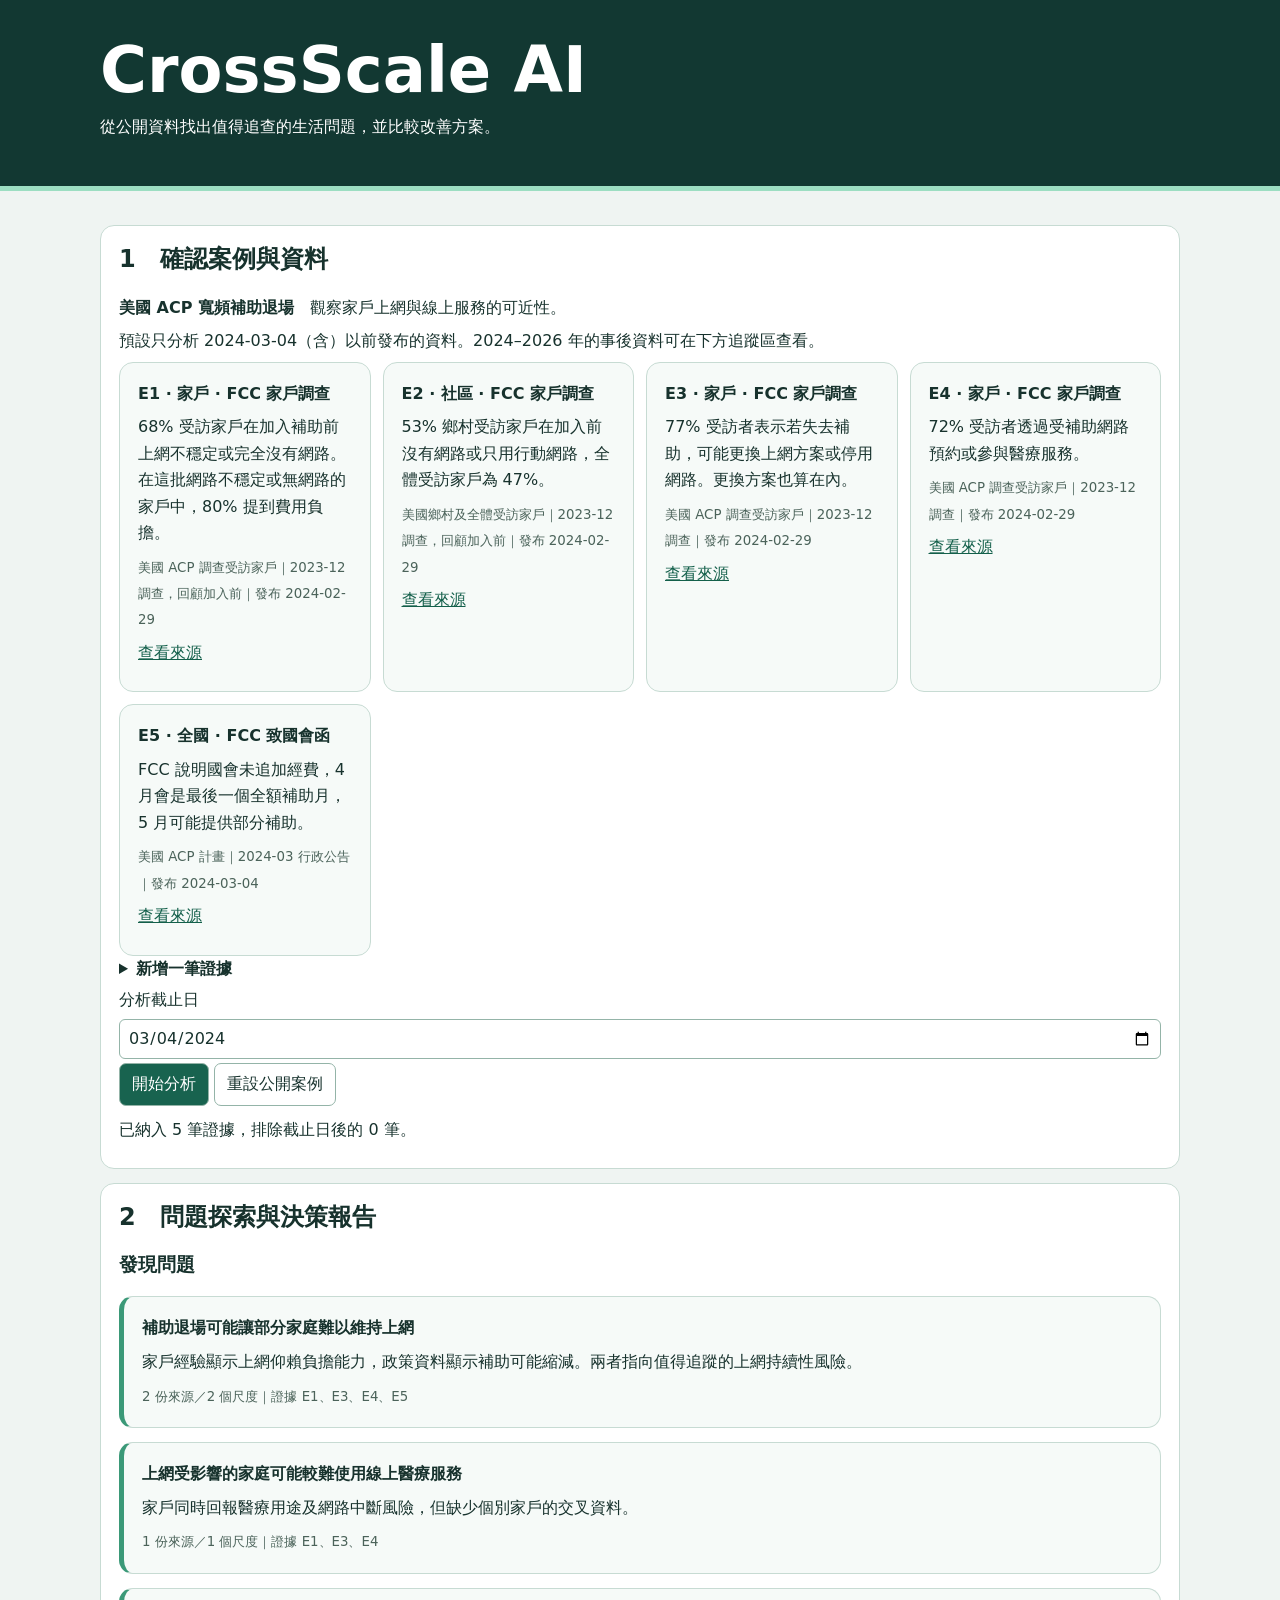
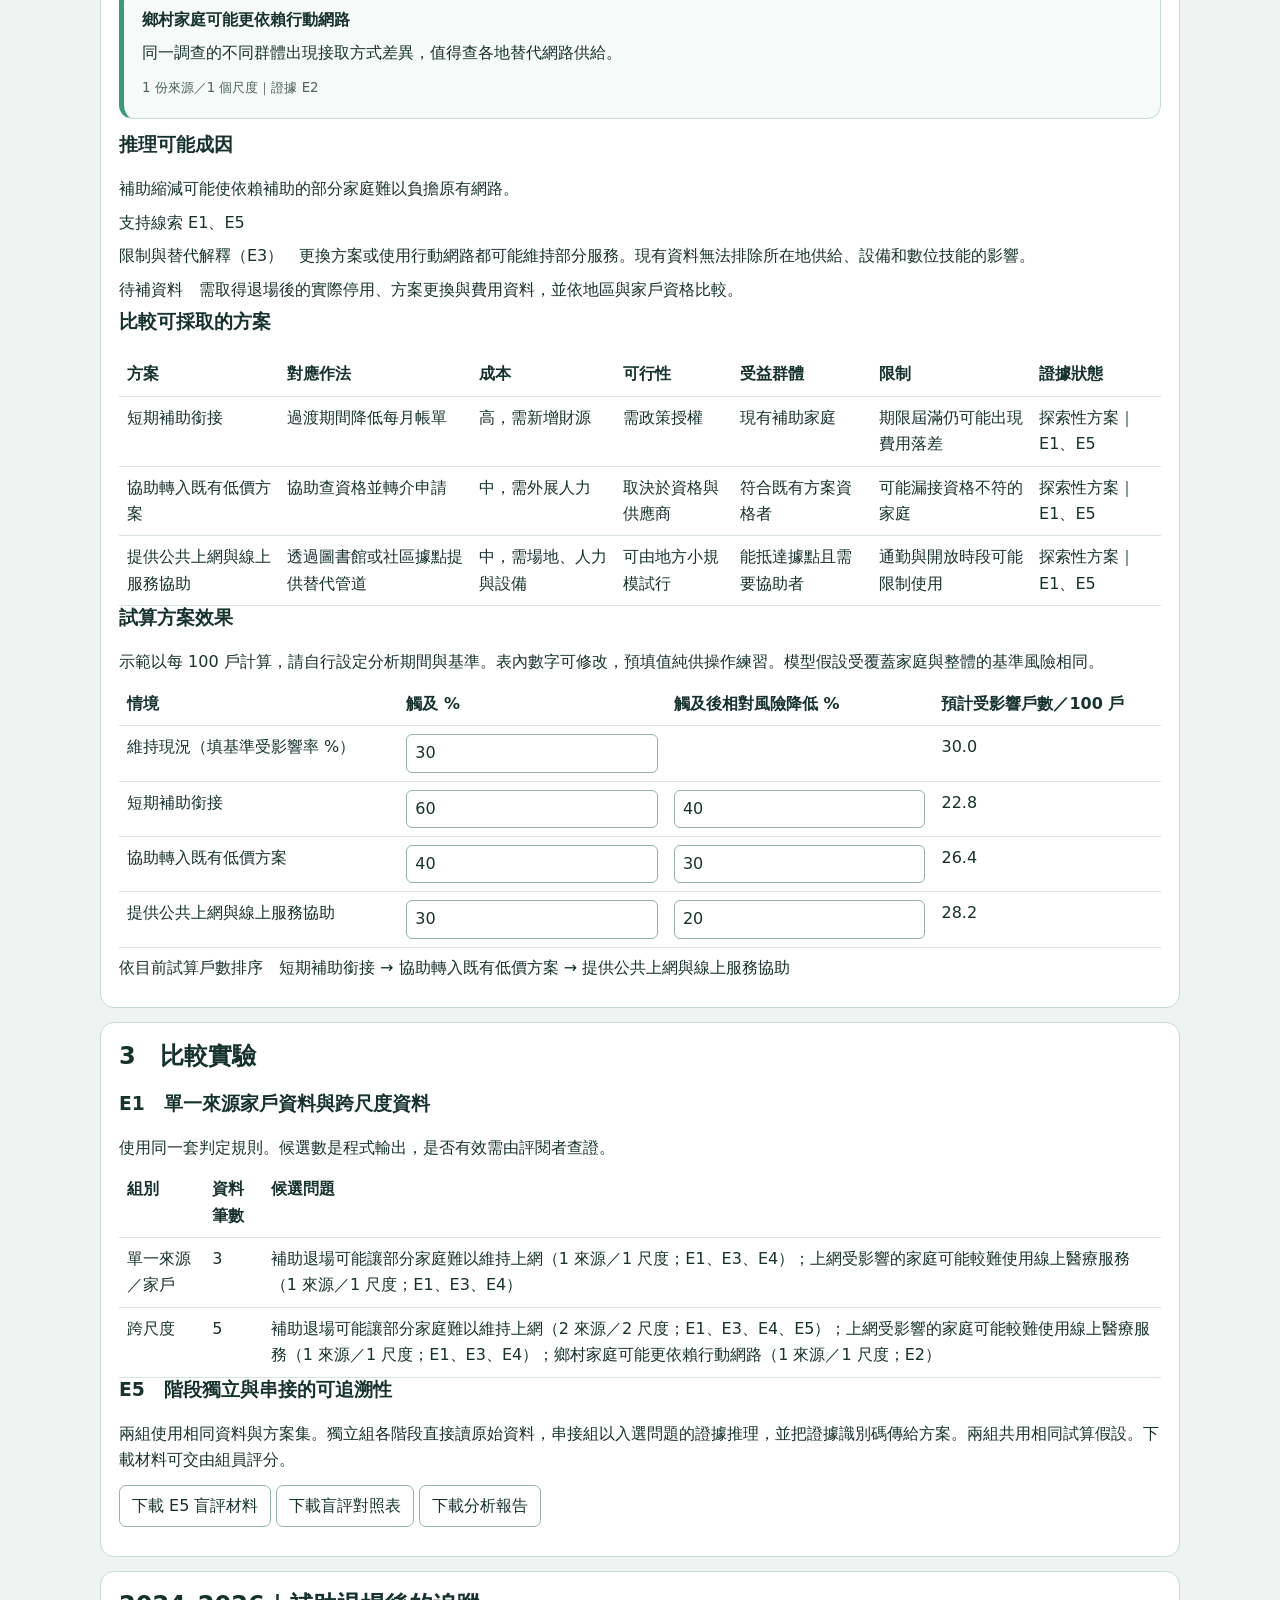
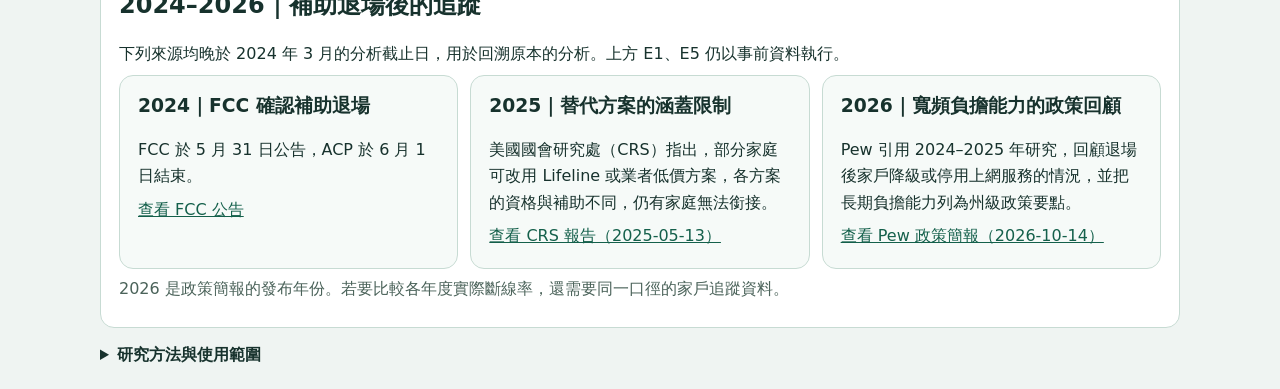
<file: index.html>
<!doctype html>
<html lang="zh-Hant"><meta charset="utf-8"><meta name="viewport" content="width=device-width,initial-scale=1"><title>CrossScale AI｜競賽研究原型</title>
<style>
*{box-sizing:border-box}body{margin:0;background:#eff4f2;color:#17322d;font:16px/1.65 system-ui,sans-serif}header{background:#123832;color:#fff;padding:38px max(20px,calc((100vw - 1080px)/2));border-bottom:5px solid #9cdec2}h1{font-size:clamp(2.4rem,7vw,4rem);line-height:1;margin:0 0 12px}h2,h3{line-height:1.3;margin-top:0}main{max-width:1120px;margin:auto;padding:20px}section,article{border:1px solid #c7dbd3;border-radius:14px;padding:18px;margin:14px 0;background:white}article{background:#f6faf8}p{margin:.45em 0}.grid{display:grid;grid-template-columns:repeat(auto-fit,minmax(min(100%,230px),1fr));gap:12px}.grid article{margin:0}button,input,textarea,select{font:inherit;color:inherit}button{cursor:pointer;padding:7px 12px;border-radius:7px;border:1px solid #94b4a8;background:white;margin:4px 5px 4px 0}.primary{background:#18634f;color:white}label{display:block;margin:5px 0}input:not([type=checkbox]),select,textarea{width:100%;padding:5px 8px;border:1px solid #94b4a8;border-radius:6px}summary{cursor:pointer;font-weight:bold}a{color:#14604b}small,.muted{color:#4b635a}.result{border-left:5px solid #3b9978}.scroll{overflow:auto}table{border-collapse:collapse;width:100%}th,td{text-align:left;padding:8px;vertical-align:top;border-bottom:1px solid #d8e5df}td input{min-width:74px}.error{color:#a12222}ul{padding-left:22px}
</style>
<header><h1>CrossScale AI</h1><p>從公開資料找出值得追查的生活問題，並比較改善方案。</p></header>
<main>
<section><h2>1　確認案例與資料</h2><p><strong>美國 ACP 寬頻補助退場</strong>　觀察家戶上網與線上服務的可近性。</p><p>預設只分析 2024-03-04（含）以前發布的資料。2024–2026 年的事後資料可在下方追蹤區查看。</p>
<div id="sources" class="grid"></div>
<details><summary>新增一筆證據</summary><form id="add"><div class="grid">
<label>來源名稱<input name="source" required></label><label>原文連結<input name="url" type="url" required></label><label>發布日期<input name="date" type="date" required></label>
<label>尺度<select name="scale"><option>家戶</option><option>社區</option><option>全國</option></select></label><label>地區或群體<input name="scope" required></label><label>資料期間<input name="period" required></label></div>
<label>觀察到什麼<textarea name="note" required></textarea></label><button>加入證據</button></form></details>
<label for="cutoff">分析截止日</label><input type="date" id="cutoff" value="2024-03-04" max="2024-05-30">
<button class="primary" id="run">開始分析</button><button id="reset">重設公開案例</button><p id="status" role="status"></p></section>
<section id="report" aria-live="polite"></section>
<section><h2>3　比較實驗</h2>
<div id="experiments"></div><button id="blind">下載 E5 盲評材料</button><button id="key" disabled>下載盲評對照表</button><button id="export">下載分析報告</button><p id="exports" role="status"></p></section>
<section aria-labelledby="followup">
<h2 id="followup">2024–2026｜補助退場後的追蹤</h2>
<p>下列來源均晚於 2024 年 3 月的分析截止日，用於回溯原本的分析。上方 E1、E5 仍以事前資料執行。</p>
<div class="grid">
<article><h3>2024｜FCC 確認補助退場</h3><p>FCC 於 5 月 31 日公告，ACP 於 6 月 1 日結束。</p><a href="https://docs.fcc.gov/public/attachments/DOC-402930A1.pdf" target="_blank" rel="noopener noreferrer">查看 FCC 公告</a></article>
<article><h3>2025｜替代方案的涵蓋限制</h3><p>美國國會研究處（CRS）指出，部分家庭可改用 Lifeline 或業者低價方案，各方案的資格與補助不同，仍有家庭無法銜接。</p><a href="https://www.everycrsreport.com/files/2025-05-13_IF12637_1a70327493a1ae6c6f55196d82e289ba46d4b644.html" target="_blank" rel="noopener noreferrer">查看 CRS 報告（2025-05-13）</a></article>
<article><h3>2026｜寬頻負擔能力的政策回顧</h3><p>Pew 引用 2024–2025 年研究，回顧退場後家戶降級或停用上網服務的情況，並把長期負擔能力列為州級政策要點。</p><a href="https://www.pew.org/en/research-and-analysis/issue-briefs/2026/10/states-need-broadband-cornerstones-to-strengthen-gains-and-drive-progress" target="_blank" rel="noopener noreferrer">查看 Pew 政策簡報（2026-10-14）</a></article>
</div>
<p class="muted">2026 是政策簡報的發布年份。若要比較各年度實際斷線率，還需要同一口徑的家戶追蹤資料。</p>
</section>
<details><summary>研究方法與使用範圍</summary><p>這版用可檢查的文字規則比對議題，依獨立來源、尺度及證據筆數排序，原因與方案使用透明的領域規則。支援 ACP 案例的相關觀察。資料卡是人工整理的公開摘要，每張含來源、尺度、日期及群體。</p><p>同一調查的不同群體摘要可以補充尺度資訊，但在獨立來源計數時仍只算一份。跨尺度分析與單一來源比較同時改變可用資訊，無法單獨歸因於尺度。一案且規則依案例設計，應視為流程測試。</p></details>
</main>
<script>
"use strict";
const survey="FCC 家戶調查";
const letter="FCC 致國會函";
const initial=[
 {id:"E1",source:survey,url:"https://docs.fcc.gov/public/attachments/DOC-400836A1.pdf",date:"2024-02-29",scale:"家戶",scope:"美國 ACP 調查受訪家戶",period:"2023-12 調查，回顧加入前",note:"68% 受訪家戶在加入補助前上網不穩定或完全沒有網路。在這批網路不穩定或無網路的家戶中，80% 提到費用負擔。"},
 {id:"E2",source:survey,url:"https://docs.fcc.gov/public/attachments/DOC-400836A1.pdf",date:"2024-02-29",scale:"社區",scope:"美國鄉村及全體受訪家戶",period:"2023-12 調查，回顧加入前",note:"53% 鄉村受訪家戶在加入前沒有網路或只用行動網路，全體受訪家戶為 47%。"},
 {id:"E3",source:survey,url:"https://docs.fcc.gov/public/attachments/DOC-400836A1.pdf",date:"2024-02-29",scale:"家戶",scope:"美國 ACP 調查受訪家戶",period:"2023-12 調查",note:"77% 受訪者表示若失去補助，可能更換上網方案或停用網路。更換方案也算在內。"},
 {id:"E4",source:survey,url:"https://docs.fcc.gov/public/attachments/DOC-400836A1.pdf",date:"2024-02-29",scale:"家戶",scope:"美國 ACP 調查受訪家戶",period:"2023-12 調查",note:"72% 受訪者透過受補助網路預約或參與醫療服務。"},
 {id:"E5",source:letter,url:"https://docs.fcc.gov/public/attachments/DOC-400888A1.pdf",date:"2024-03-04",scale:"全國",scope:"美國 ACP 計畫",period:"2024-03 行政公告",note:"FCC 說明國會未追加經費，4 月會是最後一個全額補助月，5 月可能提供部分補助。"}
];
const rules=[
 {title:"補助退場可能讓部分家庭難以維持上網",all:[/上網|網路/,/補助|費用|負擔/],extra:/經費.*補助|補助.*經費/,why:"家戶經驗顯示上網仰賴負擔能力，政策資料顯示補助可能縮減。兩者指向值得追蹤的上網持續性風險。"},
 {title:"鄉村家庭可能更依賴行動網路",all:[/鄉村/,/行動網路|沒有網路/],why:"同一調查的不同群體出現接取方式差異，值得查各地替代網路供給。"},
 {title:"上網受影響的家庭可能較難使用線上醫療服務",all:[/醫療/,/網路|上網/],extra:/停用網路|上網不穩定/,why:"家戶同時回報醫療用途及網路中斷風險，但缺少個別家戶的交叉資料。"}
];
const options=[
 ["短期補助銜接","過渡期間降低每月帳單","高，需新增財源","需政策授權","現有補助家庭","期限屆滿仍可能出現費用落差"],
 ["協助轉入既有低價方案","協助查資格並轉介申請","中，需外展人力","取決於資格與供應商","符合既有方案資格者","可能漏接資格不符的家庭"],
 ["提供公共上網與線上服務協助","透過圖書館或社區據點提供替代管道","中，需場地、人力與設備","可由地方小規模試行","能抵達據點且需要協助者","通勤與開放時段可能限制使用"]
];
const $=id=>document.getElementById(id);
let rows=structuredClone(initial),latest=null,blindKey=null;
function el(parent,tag,value){
 const node=document.createElement(tag);
 if(value!==undefined)node.textContent=value;
 parent.append(node);
 return node;
}
function drawSources(){
 const root=$("sources");root.replaceChildren();
 for(const item of rows){
  const card=el(root,"article");
  el(card,"strong",item.id+" · "+item.scale+" · "+item.source);
  el(card,"p",item.note);
  el(card,"small",item.scope+"｜"+item.period+"｜發布 "+item.date);
  const links=el(card,"p"),a=el(links,"a","查看來源");
  a.href=item.url;a.target="_blank";a.rel="noopener";
  if(!initial.some(e=>e.id===item.id)){
   const remove=el(card,"button","移除");remove.onclick=()=>{rows=rows.filter(e=>e.id!==item.id);drawSources();run();};
  }
 }
}
function discover(records){
 return rules.map(rule=>{
  const direct=records.filter(e=>rule.all.every(pattern=>pattern.test(e.note)));
  const evidence=direct.length?records.filter(e=>direct.includes(e)||rule.extra?.test(e.note)):[];
  const scales=new Set(evidence.map(e=>e.scale)).size;
  const sources=new Set(evidence.map(e=>e.url)).size;
  return {...rule,evidence,scales,sources,score:2*sources+scales+Math.log1p(evidence.length)};
 }).filter(c=>c.evidence.length).sort((a,b)=>b.score-a.score);
}
function build(records,linked){
 const candidates=discover(records);
 const concerns=candidates.find(c=>c.title===rules[0].title);
 const visible=linked?(concerns?.evidence??[]):records;
 const ids=pattern=>visible.filter(e=>pattern.test(e.note)).map(e=>e.id);
 const support=ids(/費用負擔|最後一個全額補助月/);
 const counter=ids(/更換方案|只用行動網路/);
 const ready=!!(concerns&&concerns.sources>=2&&concerns.scales>=2&&support.length>=2);
 const hypothesis={claim:"補助縮減可能使依賴補助的部分家庭難以負擔原有網路。",support,counter,
 limit:"更換方案或使用行動網路都可能維持部分服務。現有資料無法排除所在地供給、設備和數位技能的影響。",
 missing:"需取得退場後的實際停用、方案更換與費用資料，並依地區與家戶資格比較。"};
 return {candidates,hypothesis,ready,plans:options.map(row=>({row,evidence:linked&&ready?support:[],status:linked&&!ready?"證據不足 · 探索性方案":"探索性方案"}))};
}
function candidateLines(model){
 return model.candidates.map(c=>c.title+"（"+c.sources+" 來源／"+c.scales+" 尺度；"+c.evidence.map(e=>e.id).join("、")+"）");
}
function table(root,headers){
 const t=el(el(root,"div"),"table");t.parentNode.className="scroll";
 const head=el(el(t,"thead"),"tr");
 headers.forEach(title=>el(head,"th",title).scope="col");
 return el(t,"tbody");
}
function addRow(body,values){
 const row=el(body,"tr");return values.map(v=>el(row,"td",v));
}
function renderReport(model){
 const root=$("report");root.replaceChildren();
 el(root,"h2","2　問題探索與決策報告");
 el(root,"h3","發現問題");
 if(!model.candidates.length)el(root,"p","證據不足，目前沒有符合規則的候選。");
 for(const c of model.candidates){
  const box=el(root,"article");box.className="result";
  el(box,"strong",c.title);el(box,"p",c.why);
  el(box,"small",c.sources+" 份來源／"+c.scales+" 個尺度｜證據 "+c.evidence.map(e=>e.id).join("、"));
 }
 const h=model.hypothesis;
 el(root,"h3","推理可能成因");
 el(root,"p",model.ready?h.claim:"證據不足，需要人工確認。以下方案可供探索。");
 el(root,"p","支持線索 "+(h.support.join("、")||"尚缺"));
 el(root,"p","限制與替代解釋（"+(h.counter.join("、")||"尚缺")+"）　"+h.limit);
 el(root,"p","待補資料　"+h.missing);
 el(root,"h3","比較可採取的方案");
 const plans=table(root,["方案","對應作法","成本","可行性","受益群體","限制","證據狀態"]);
 model.plans.forEach(plan=>addRow(plans,[...plan.row,plan.status+(plan.evidence.length?"｜"+plan.evidence.join("、"):"")]));
 el(root,"h3","試算方案效果");
 el(root,"p","示範以每 100 戶計算，請自行設定分析期間與基準。表內數字可修改，預填值純供操作練習。模型假設受覆蓋家庭與整體的基準風險相同。");
 const body=table(root,["情境","觸及 %","觸及後相對風險降低 %","預計受影響戶數／100 戶"]);
 const [,baselineCell,,baseOutput]=addRow(body,["維持現況（填基準受影響率 %）","","",""]);
 function input(cell,value,label){
  const n=el(cell,"input");n.type="number";n.min="0";n.max="100";n.step="any";n.value=value;n.required=true;n.setAttribute("aria-label",label);return n;
 }
 const baseline=input(baselineCell,30,"基準受影響率");
 const cases=options.map(([name],i)=>{
  const [,a,b,out]=addRow(body,[name,"","",""]);
  return {name,coverage:input(a,[60,40,30][i],name+"觸及率"),efficacy:input(b,[40,30,20][i],name+"相對風險降低"),out};
 });
 const display=el(root,"p");
 function update(){
  baseOutput.textContent=baseline.validity.valid?Number(baseline.value).toFixed(1):"請輸入 0–100";
  const results=cases.map(({name,coverage,efficacy,out})=>{
   const valid=[baseline,coverage,efficacy].every(n=>n.validity.valid);
   const expected=valid?estimate(Number(baseline.value),Number(coverage.value),Number(efficacy.value)):null;
   out.textContent=valid?expected.toFixed(1):"請輸入 0–100";
   return {name,coverage:coverage.value,efficacy:efficacy.value,expected};
  });
  const ranked=results.filter(x=>x.expected!==null).sort((a,b)=>a.expected-b.expected);
  display.textContent=ranked.length===results.length?"依目前試算戶數排序　"+ranked.map(x=>x.name).join(" → "):"資料填完整後會顯示排序。";
  latest.scenario={baseline:baseline.value,results};
 }
 [baseline,...cases.flatMap(x=>[x.coverage,x.efficacy])].forEach(n=>n.oninput=update);
 update();
}
function estimate(base,coverage,efficacy){return base*(1-coverage*efficacy/10000);}
function run(){
 const cutoff=$("cutoff");
 if(!cutoff.value||!cutoff.validity.valid){$("status").textContent="請選擇有效截止日（最晚為 2024-05-30）。";return;}
 const records=rows.filter(e=>e.date<=cutoff.value);
 const single=records.filter(e=>e.source===survey&&e.scale==="家戶");
 const linked=build(records,true),independent=build(records,false);
 latest={cutoff:cutoff.value,records,single,linked,independent};
 $("status").textContent="已納入 "+records.length+" 筆證據，排除截止日後的 "+(rows.length-records.length)+" 筆。";
 $("key").disabled=true;blindKey=null;$("exports").textContent="";
 renderReport(linked);
 const root=$("experiments");root.replaceChildren();
 el(root,"h3","E1　單一來源家戶資料與跨尺度資料");
 el(root,"p","使用同一套判定規則。候選數是程式輸出，是否有效需由評閱者查證。");
 const t=table(root,["組別","資料筆數","候選問題"]);
 addRow(t,["單一來源／家戶",single.length,candidateLines({candidates:discover(single)}).join("；")||"無"]);
 addRow(t,["跨尺度",records.length,candidateLines(linked).join("；")||"無"]);
 el(root,"h3","E5　階段獨立與串接的可追溯性");
 el(root,"p","兩組使用相同資料與方案集。獨立組各階段直接讀原始資料，串接組以入選問題的證據推理，並把證據識別碼傳給方案。兩組共用相同試算假設。下載材料可交由組員評分。");
}
function reportText(model){
 const h=model.hypothesis;
 return ["問題候選",...candidateLines(model),"","成因假設",model.ready?h.claim:"證據不足，需人工確認。","支持："+(h.support.join("、")||"尚缺"),
 "限制："+h.limit,"反向線索："+(h.counter.join("、")||"尚缺"),"待補："+h.missing,"","方案比較",
 ...model.plans.map(p=>p.row.join("｜")+"｜"+p.status+"｜證據 "+(p.evidence.join("、")||"—")),
 "","試算結果（假設值，每 100 戶）","維持現況："+latest.scenario.baseline+"%",
 ...latest.scenario.results.map(r=>r.name+"｜觸及 "+r.coverage+"%｜相對降低 "+r.efficacy+"%｜預計 "+(r.expected===null?"待填":r.expected.toFixed(1))+" 戶")].join("\n");
}
function citations(){return latest.records.map(e=>[e.id,e.source,e.date,e.scale,e.scope,e.period,e.note,e.url].join("｜")).join("\n");}
function download(name,value){
 const url=URL.createObjectURL(new Blob(["\ufeff",value],{type:"text/plain;charset=utf-8"}));
 const link=document.createElement("a");link.href=url;link.download=name;link.click();setTimeout(()=>URL.revokeObjectURL(url),3000);
 $("exports").textContent="已送出下載　"+name;
}
$("export").onclick=()=>download("CrossScale_Report.txt","分析截止 "+latest.cutoff+"\n\n"+reportText(latest.linked)+"\n\nE1 單一組\n"+candidateLines({candidates:discover(latest.single)}).join("\n")+"\n\n證據\n"+citations());
$("blind").onclick=()=>{
 const first=Math.random()<.5;
 const models=first?[latest.linked,latest.independent]:[latest.independent,latest.linked];
 blindKey=first?"A＝串接；B＝獨立":"A＝獨立；B＝串接";
 download("CrossScale_E5_Blind.txt","請分別為 A／B 的證據完整度、推理合理性及方案可行性各給 0–2 分。0＝缺少，1＝部分符合，2＝具體且能查核。填寫理由後再開啟對照表。\n\n"+models.map((m,i)=>["A","B"][i]+"\n"+reportText(m)).join("\n\n")+"\n\n證據\n"+citations());
 $("key").disabled=false;
};
$("key").onclick=()=>download("CrossScale_E5_Key.txt",blindKey);
$("add").onsubmit=event=>{
 event.preventDefault();
 const form=event.currentTarget;
 const entry=Object.fromEntries([...new FormData(form)].map(([k,v])=>[k,v.trim()]));
 if(Object.values(entry).some(v=>!v)||!/^https?:\/\//i.test(entry.url)){$("status").textContent="請填寫所有欄位，並提供 HTTP 或 HTTPS 連結。";return;}
 if(rows.some(e=>e.url===entry.url&&e.note===entry.note)){$("status").textContent="相同來源與摘要已存在。";return;}
 entry.id="自訂-"+Date.now();rows.push(entry);form.reset();drawSources();run();
};
$("reset").onclick=()=>{rows=structuredClone(initial);$("cutoff").value="2024-03-04";drawSources();run();};
$("run").onclick=run;
drawSources();run();
</script>
</html>
</file>
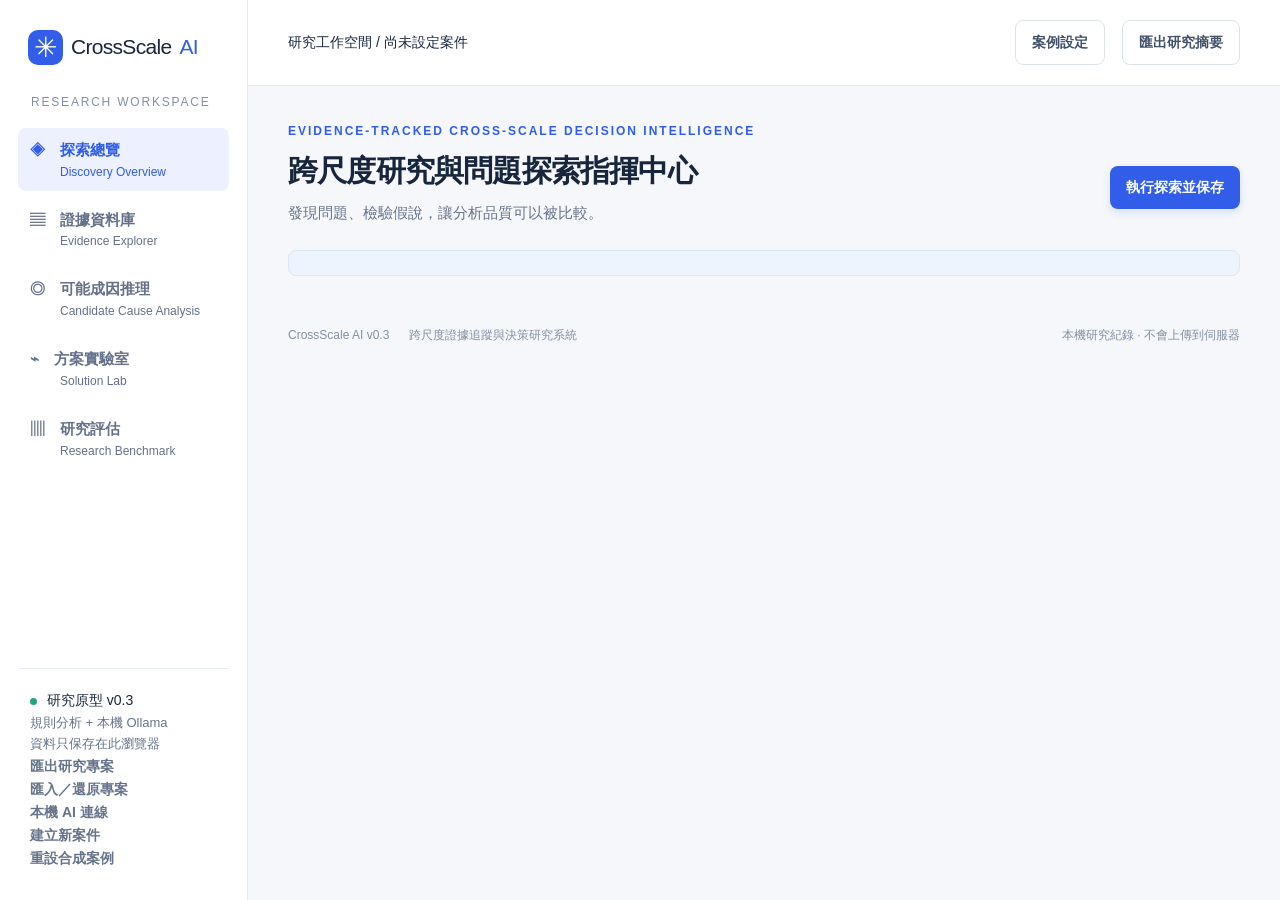
<file: v0.2/index.html>
<!doctype html><html lang="zh-Hant"><meta charset="utf-8"><meta name="viewport" content="width=device-width,initial-scale=1"><meta http-equiv="refresh" content="0;url=../v0.3/"><title>CrossScale AI v0.3</title><p>CrossScale AI 已更新至 v0.3。瀏覽器中已儲存的專案會保留。</p><a href="../v0.3/">開啟 CrossScale AI v0.3</a></html>
</file>
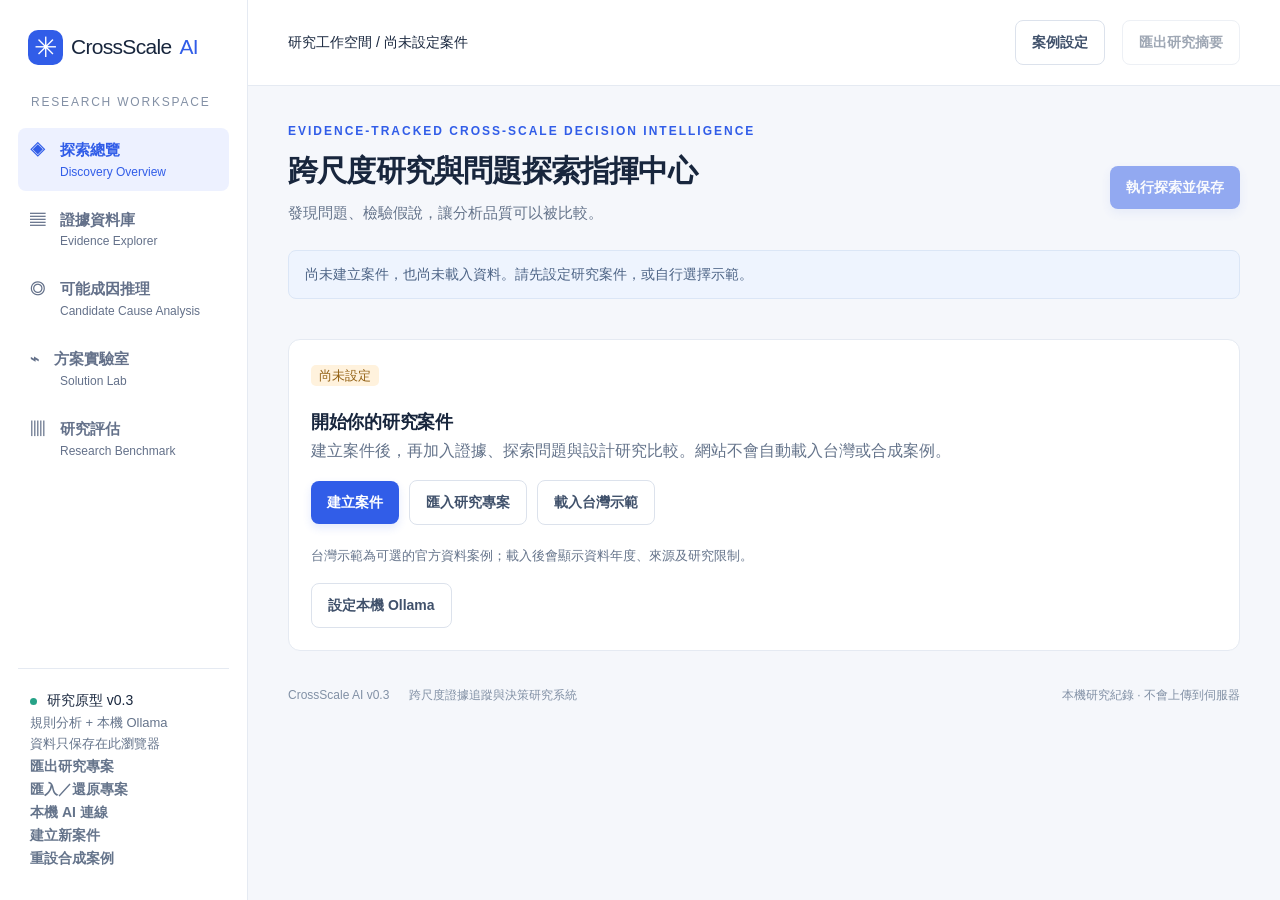
<file: v0.3/index.html>
<!doctype html>
<html lang="zh-Hant"><head><meta charset="utf-8"><meta name="viewport" content="width=device-width,initial-scale=1"><meta name="description" content="跨尺度證據追蹤、候選成因與可重現研究比較工作台"><title>CrossScale AI v0.3 · 跨尺度證據追蹤與決策研究系統</title><link rel="stylesheet" href="style.css"><link rel="stylesheet" href="v2.css"></head><body>
<aside><a class="brand" href="#"><span class="logo">✳</span> CrossScale <b>AI</b></a><div class="workspace-label">RESEARCH WORKSPACE</div><button class="nav active" data-view="overview">◈　探索總覽<small>Discovery Overview</small></button><button class="nav" data-view="evidence">▤　證據資料庫<small>Evidence Explorer</small></button><button class="nav" data-view="reason">◎　可能成因推理<small>Candidate Cause Analysis</small></button><button class="nav" data-view="scenario">⌁　方案實驗室<small>Solution Lab</small></button><button class="nav" data-view="evaluation">▥　研究評估<small>Research Benchmark</small></button><div class="aside-bottom"><span class="small-dot"></span> 研究原型 v0.3<p>規則分析 + 本機 Ollama<br>資料只保存在此瀏覽器</p><button data-action="project-export" class="quiet">匯出研究專案</button><br><button data-action="project-import" class="quiet">匯入／還原專案</button><br><button data-action="ai-settings" class="quiet">本機 AI 連線</button><br><button data-action="case-new" class="quiet">建立新案件</button><br><button data-action="reset-confirm" class="quiet">重設合成案例</button></div></aside>
<main><header><span>研究工作空間 / <span id="header-case">尚未設定案件</span></span><div><button data-action="case-edit" class="outline">案例設定</button><button data-action="summary-export" class="outline">匯出研究摘要</button></div></header><div class="content"><div class="eyebrow">EVIDENCE-TRACKED CROSS-SCALE DECISION INTELLIGENCE</div><div class="title-row"><div><h1 id="page-title">跨尺度研究與問題探索指揮中心</h1><p id="page-desc">發現問題、檢驗假說，讓分析品質可以被比較。</p></div><button data-action="run" class="primary">執行探索並保存</button></div>
<div id="data-notice" class="notice"></div><div class="legend" id="legend"></div>
<section id="overview" class="view"></section><section id="evidence" class="view" hidden></section><section id="reason" class="view" hidden></section><section id="scenario" class="view" hidden></section><section id="evaluation" class="view" hidden></section>
<footer>CrossScale AI v0.3 <span>跨尺度證據追蹤與決策研究系統</span><span id="save-status">本機研究紀錄 · 不會上傳到伺服器</span></footer></div></main><div id="toast" role="status"></div><input type="file" id="import-file" accept="application/json,.json" hidden><dialog id="detail-dialog"><div class="dialog-top"><h2 id="dialog-title"></h2><button data-action="close-dialog" class="outline" aria-label="關閉詳細資料">關閉</button></div><div id="dialog-content"></div></dialog><script src="taiwan.js"></script><script src="ai-core.js"></script><script src="engine.js"></script><script src="app.js"></script><script src="workspaces.js"></script><script src="benchmark.js"></script><script src="details.js"></script><script src="benchmark-details.js"></script><script src="taiwan-ui.js"></script><script src="v3.js"></script><script src="actions.js"></script><script src="review.js"></script></body></html>
</file>
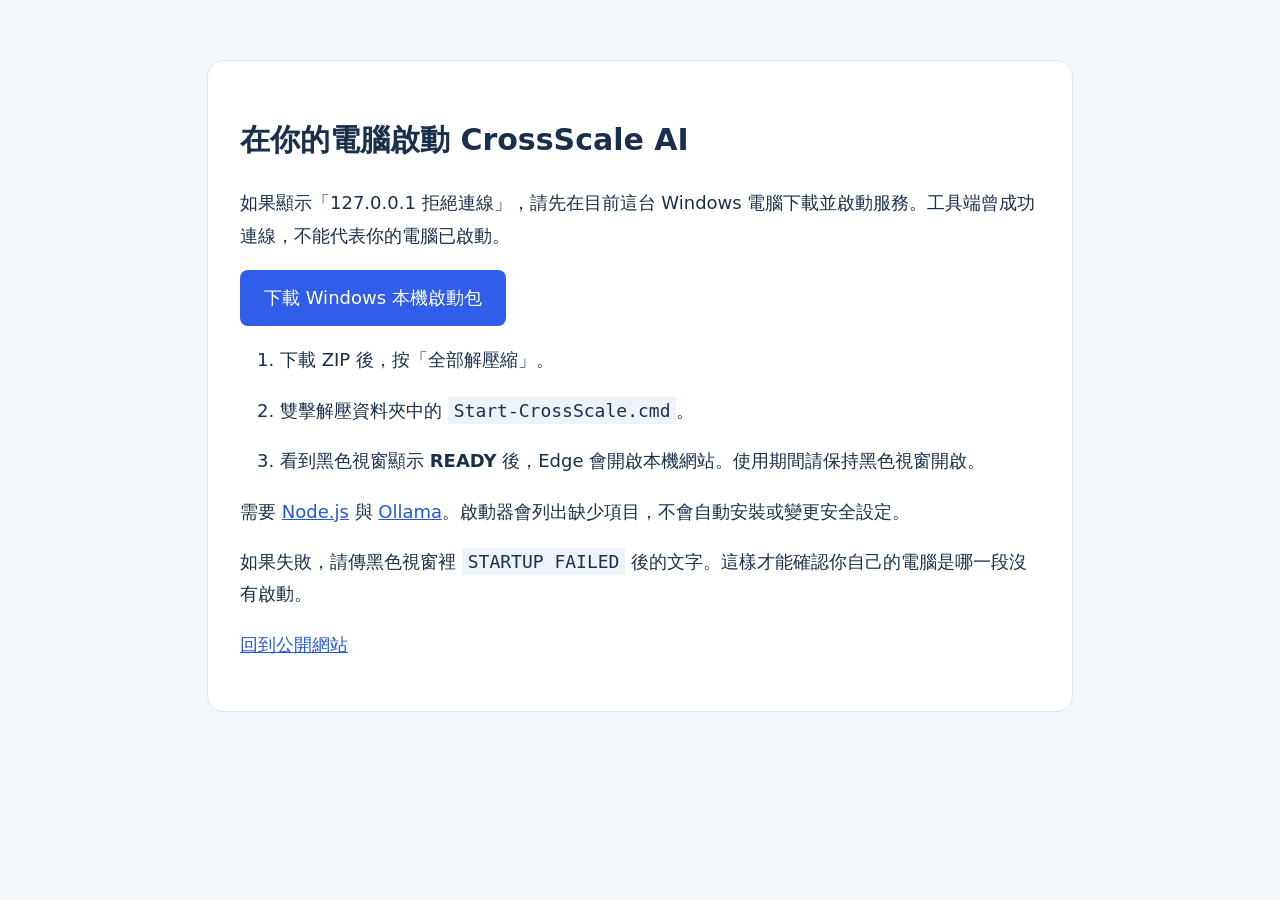
<file: v0.3/local-start.html>
<!doctype html><html lang="zh-Hant"><meta charset="utf-8"><meta name="viewport" content="width=device-width,initial-scale=1"><title>CrossScale AI｜在你的電腦啟動</title><style>body{font:18px/1.8 system-ui,sans-serif;color:#19304c;background:#f4f7fc;margin:0}main{max-width:800px;margin:60px auto;padding:32px;background:white;border:1px solid #dfe5ee;border-radius:16px}h1{font-size:30px}a{color:#2457d6}.download{display:inline-block;background:#315deb;color:white;padding:12px 24px;border-radius:8px;text-decoration:none}li{margin:18px 0}code{background:#eef2fa;padding:3px 6px;overflow-wrap:anywhere}@media(max-width:600px){main{margin:15px;padding:22px}}</style><main><h1>在你的電腦啟動 CrossScale AI</h1><p>如果顯示「127.0.0.1 拒絕連線」，請先在目前這台 Windows 電腦下載並啟動服務。工具端曾成功連線，不能代表你的電腦已啟動。</p><p><a class="download" href="../downloads/CrossScale-AI-Windows.zip" download>下載 Windows 本機啟動包</a></p><ol><li>下載 ZIP 後，按「全部解壓縮」。</li><li>雙擊解壓資料夾中的 <code>Start-CrossScale.cmd</code>。</li><li>看到黑色視窗顯示 <strong>READY</strong> 後，Edge 會開啟本機網站。使用期間請保持黑色視窗開啟。</li></ol><p>需要 <a href="https://nodejs.org/" target="_blank" rel="noopener">Node.js</a> 與 <a href="https://ollama.com/" target="_blank" rel="noopener">Ollama</a>。啟動器會列出缺少項目，不會自動安裝或變更安全設定。</p><p>如果失敗，請傳黑色視窗裡 <code>STARTUP FAILED</code> 後的文字。這樣才能確認你自己的電腦是哪一段沒有啟動。</p><p><a href="./">回到公開網站</a></p></main></html>
</file>
<file: v0.3/style.css>
:root{--bg:#f5f7fb;--ink:#18263d;--muted:#65748b;--line:#e5eaf2;--blue:#315de8;--teal:#117f78}*{box-sizing:border-box}body{margin:0;font:16px/1.65 'Segoe UI','Microsoft JhengHei',sans-serif;color:var(--ink);background:var(--bg)}button,input,select{font:inherit}button{cursor:pointer;border:0;border-radius:8px;padding:10px 16px;font-weight:600}button:hover{filter:brightness(.96)}button:focus-visible,a:focus-visible,input:focus-visible{outline:3px solid #83baff;outline-offset:3px}aside{width:248px;position:fixed;inset:0 auto 0 0;background:#fff;border-right:1px solid var(--line);padding:30px 18px;display:flex;flex-direction:column}.brand{display:flex;gap:8px;align-items:center;font-size:21px;letter-spacing:-.7px;color:var(--ink);text-decoration:none;margin:0 10px 45px}.brand b{color:var(--blue);font-weight:500}.logo{background:var(--blue);color:white;border-radius:10px;width:35px;height:35px;text-align:center;line-height:35px;font-size:28px}.workspace-label{font-size:12px;letter-spacing:1.8px;color:#8390a5;margin:0 13px 15px}.nav{text-align:left;background:transparent;color:#64718a;margin-bottom:7px;padding:13px;font-size:15px}.nav.active{background:#edf1ff;color:var(--blue)}.aside-bottom{margin-top:auto;padding:20px 12px 0;font-size:14px;border-top:1px solid var(--line)}.aside-bottom p{color:var(--muted);font-size:13px}.small-dot{display:inline-block;width:7px;height:7px;border-radius:50%;background:#26a287;margin-right:6px}.quiet{background:transparent;padding:0;color:var(--muted);font-size:14px}main{margin-left:248px}header{height:86px;background:white;border-bottom:1px solid var(--line);padding:0 40px;display:flex;justify-content:space-between;align-items:center;font-size:14px}header>div{display:flex;align-items:center;gap:17px}.badge{border:1px solid var(--line);border-radius:6px;padding:4px 9px;font-size:13px;color:#68768a}.outline{background:white;border:1px solid #dce2ec;color:#40516b;font-size:14px}.content{padding:36px 40px;max-width:1550px;margin:auto}.eyebrow{font-size:12px;letter-spacing:2px;color:var(--blue);font-weight:700}.title-row{display:flex;justify-content:space-between;align-items:center;gap:20px;margin:8px 0 24px}h1{font-size:30px;letter-spacing:-.8px;line-height:1.4;margin:0 0 9px}p{margin:0;color:var(--muted)}.title-row p{font-size:15px}.primary{background:var(--blue);color:#fff;box-shadow:0 4px 9px #315de823;white-space:nowrap;font-size:14px}.notice{border:1px solid #dbe6f6;background:#eef4fe;color:#4d6486;padding:12px 16px;border-radius:8px;font-size:14px;margin-bottom:25px}.notice>span{background:white;color:#476ba1;border-radius:4px;padding:3px 8px;margin-right:10px;font-weight:600}.stats{display:grid;grid-template-columns:repeat(4,1fr);gap:18px;margin-bottom:25px}.card{background:white;border:1px solid var(--line);border-radius:12px;padding:22px}.stat-label{font-size:14px;color:var(--muted);display:flex;justify-content:space-between}.stat-number{font-size:32px;line-height:1.6;font-weight:650;letter-spacing:-1px}.stat-foot{font-size:13px;color:var(--muted)}.teal{color:var(--teal)}.purple{color:#8059cf}.blue{color:var(--blue)}.grid{display:grid;grid-template-columns:1.65fr 1fr;gap:22px}.section-heading{display:flex;align-items:center;justify-content:space-between;gap:10px;margin-bottom:20px}h2{font-size:18px;margin:0;letter-spacing:-.3px}h3{font-size:16px;margin:0 0 7px}.meta{font-size:13px;color:var(--muted)}.tag{display:inline-block;border-radius:5px;padding:3px 8px;font-size:12px;background:#eef3ff;color:#4f6bb8}.tag.warn{background:#fff4de;color:#96631b}.tag.green{background:#e7f6f0;color:#167d63}.pipeline{display:grid;grid-template-columns:repeat(4,1fr);gap:10px;margin-bottom:25px}.stage{padding:16px 12px;border-radius:8px;background:#f6f8fd;min-height:96px;border-top:3px solid #89a6f2}.stage b{display:block;font-size:14px;margin:7px 0}.stage span{font-size:12px;color:var(--muted)}.insight{background:#f0f4ff;border:1px solid #dce5ff;border-radius:9px;padding:19px;margin-top:20px}.insight h3{color:#2c4a96}.insight p{font-size:14px}.graph{height:235px;width:100%;display:block}.graph text{font-family:inherit;font-size:13px;fill:#415875}.graph .node{fill:#f3f6fc;stroke:#dce5f3}.evidence-mini{padding:15px 0;border-bottom:1px solid var(--line)}.evidence-mini:last-child{border:0}.evidence-mini b{font-size:14px;display:block;margin:5px 0}.evidence-mini .meta{display:flex;justify-content:space-between}.change{font-size:23px;font-weight:600;color:var(--blue)}.card-bottom{display:flex;justify-content:space-between;align-items:center;margin-top:20px;border-top:1px solid var(--line);padding-top:18px}.link-btn{color:var(--blue);background:transparent;padding:0;font-size:14px}.wide{margin-top:22px}table{width:100%;border-collapse:collapse;font-size:14px;text-align:left}th{color:var(--muted);font-weight:500;background:#f8fafc}td,th{padding:14px 12px;border-bottom:1px solid var(--line)}.table-wrap{overflow:auto}.toolbar{display:flex;gap:12px;align-items:center;flex-wrap:wrap;margin-bottom:20px}select,input[type=number],input[type=text]{background:white;border:1px solid #d7deeb;padding:9px;border-radius:6px;color:var(--ink)}input[type=checkbox]{accent-color:var(--blue);width:17px;height:17px}label{cursor:pointer}.hypothesis{margin-bottom:18px}.support{border-left:3px solid #38a48a;padding:10px 15px;background:#f0faf6;margin-top:16px;font-size:14px}.counter{border-left:3px solid #d5a34d;padding:10px 15px;background:#fff9ee;margin-top:10px;font-size:14px}.gap{margin-top:12px;font-size:14px;color:var(--muted)}.two{display:grid;grid-template-columns:1fr 1fr;gap:22px}.plans{display:grid;grid-template-columns:repeat(3,1fr);gap:18px}.plan{padding:22px;border:1px solid var(--line);border-radius:10px;background:#fff}.plan .cost{font-size:28px;margin:14px 0}.plan p{font-size:14px}.plan label{display:block;margin:18px 0 6px;font-size:14px}.plan input{width:100%;accent-color:var(--blue)}.bar-row{display:grid;grid-template-columns:115px 1fr 70px;gap:14px;align-items:center;margin:20px 0;font-size:14px}.bar-track{height:25px;background:#edf1f7;border-radius:4px;overflow:hidden}.bar-fill{height:100%;background:#6081ef;border-radius:4px;transition:width .25s}.bar-row:first-child .bar-fill{background:#a4b0c5}.empty{padding:35px;text-align:center;color:var(--muted)}.alert{border:1px solid #edd3a7;background:#fff8e9;color:#886022;border-radius:8px;padding:16px;margin-bottom:20px;font-size:14px}footer{display:flex;gap:20px;color:#8190a5;font-size:12px;margin-top:35px}footer span:last-child{margin-left:auto}#toast{position:fixed;bottom:24px;left:50%;transform:translateX(-50%);background:#1c2e49;color:white;padding:12px 22px;border-radius:9px;opacity:0;pointer-events:none;transition:opacity .2s;z-index:10}#toast.show{opacity:1}.score{width:80px}.muted{color:var(--muted)}[hidden]{display:none!important}@media(min-width:1550px){.content{padding-top:48px}}@media(max-width:1100px){aside{width:210px}main{margin-left:210px}.content{padding:28px 24px}header{padding:0 24px}.grid{grid-template-columns:1fr}.plans{grid-template-columns:1fr}.title-row{align-items:flex-start}.stats{gap:10px}.card{padding:18px}.two{grid-template-columns:1fr}}@media(max-width:720px){aside{position:static;width:100%;padding:15px;display:block}.brand{margin:0 0 12px}.workspace-label,.aside-bottom{display:none}.nav{font-size:14px;padding:8px;margin:2px}.nav{display:inline-block}main{margin-left:0}header{height:auto;min-height:70px;gap:10px;padding:15px;flex-wrap:wrap}.badge{display:none}.content{padding:25px 16px}.title-row{display:block}.title-row .primary{margin-top:18px}h1{font-size:26px}.stats{grid-template-columns:1fr 1fr}.pipeline{grid-template-columns:1fr 1fr}.notice{line-height:1.9}.bar-row{grid-template-columns:85px 1fr 55px;gap:8px}footer{flex-wrap:wrap}footer span:last-child{margin:0}.graph{height:200px}}
</file>
<file: v0.3/v2.css>
.nav small{display:block;font-size:12px;font-weight:400;margin-left:30px;line-height:1.5}.nav{padding:10px 12px}.brand{margin-bottom:28px}.content{max-width:1600px}.legend{display:flex;gap:8px;flex-wrap:wrap;margin:-10px 0 25px}.type{font-size:12px;border-radius:4px;padding:3px 7px;display:inline-block;font-weight:500;background:#eef2f8;color:#526782}.type.SYNTHETIC{background:#fff2da;color:#8b5b0e}.type.REAL{background:#e5f7ef;color:#116f52}.type.DERIVED{background:#e9f0ff;color:#335eb9}.type.ASSUMPTION{background:#f3eafa;color:#81509d}.type.MODEL_OUTPUT{background:#e7f4f7;color:#206775}.source-line{display:flex;gap:7px;align-items:center;flex-wrap:wrap;font-size:13px;margin:8px 0;color:var(--muted)}.stats.six{grid-template-columns:repeat(3,1fr)}.problem-list{display:grid;grid-template-columns:1fr 1fr;gap:20px}.problem-card{border-top:3px solid #91a9f4}.problem-card h2{font-size:19px}.problem-card p{font-size:15px}.status-select{max-width:100%;font-size:14px;padding:7px}.actions{display:flex;gap:10px;align-items:center;flex-wrap:wrap;margin:16px 0 0}.actions button{font-size:14px}.quality-mini{display:flex;gap:7px;flex-wrap:wrap;margin:14px 0}.quality-mini span{border:1px solid var(--line);padding:5px 8px;border-radius:5px;font-size:12px}.state-pill{padding:3px 8px;border-radius:5px;background:#fff2dd;color:#936114;font-size:13px;white-space:nowrap}.ref{border:1px solid #d7e1fc;background:#f3f6ff;color:#3c61bb;font-size:13px;padding:3px 7px;border-radius:4px;font-weight:400}.ref:hover{background:#e4ecff}.process-line{display:flex;gap:10px;flex-wrap:wrap;margin:15px 0}.process-line span{background:#f1f4fb;color:#687a95;padding:8px 14px;font-size:14px;border-radius:6px}.process-line span.on{background:#e6edff;color:#325bd0}.gate-grid{display:grid;grid-template-columns:repeat(2,1fr);gap:15px}.gate{border:1px solid #e4e8f0;border-radius:9px;padding:17px;background:#fff}.gate h3{display:flex;justify-content:space-between;gap:10px}.check-row{display:flex;gap:8px;font-size:14px;margin:7px 0}.pass{color:#157b5b}.fail{color:#a47223}.gate p{font-size:13px;margin-top:12px}.tabs{display:flex;gap:10px;flex-wrap:wrap;margin:18px 0}.tabs button{font-size:14px;border:1px solid var(--line);background:white}.tabs button.active{background:#ebf0ff;border-color:#94adff;color:#315de8}dialog{border:1px solid var(--line);border-radius:14px;padding:0;width:min(1000px,94vw);max-height:90vh;color:var(--ink);box-shadow:0 25px 80px #14284c40}dialog::backdrop{background:#15223e66;backdrop-filter:blur(2px)}.dialog-top{padding:18px 24px;background:white;position:sticky;top:0;border-bottom:1px solid var(--line);display:flex;align-items:center;justify-content:space-between;z-index:1}#dialog-content{padding:24px}.definition{display:grid;grid-template-columns:145px 1fr;gap:0;margin:15px 0}.definition dt,.definition dd{padding:10px 0;border-bottom:1px solid var(--line);font-size:14px;margin:0;overflow-wrap:anywhere}.definition dt{color:var(--muted)}.definition dd{padding-left:14px}.field-grid{display:grid;grid-template-columns:1fr 1fr;gap:15px}.field{display:flex;flex-direction:column;gap:6px;font-size:14px}.field.full{grid-column:1/-1}.field small{color:var(--muted);font-size:12px}textarea{font:inherit;font-size:14px;resize:vertical;min-height:85px;border:1px solid #d7deeb;border-radius:6px;padding:10px;max-width:100%;width:100%;color:var(--ink);background:white}input,select{max-width:100%}.field input:not([type=checkbox]),.field select{width:100%;min-height:42px}.subtle{font-size:14px;color:var(--muted);margin:12px 0}.filter-grid{display:grid;grid-template-columns:repeat(4,1fr);gap:12px;margin:20px 0}.filter-grid label{font-size:13px;display:flex;flex-direction:column;gap:4px}.filter-grid select,.filter-grid input{font-size:14px;min-width:0;width:100%;height:42px}.chain{border-left:2px solid #cbd8f3;margin:15px 7px;padding-left:20px}.chain-node{position:relative;padding:8px 0 18px;font-size:14px}.chain-node:before{content:'';width:9px;height:9px;border-radius:50%;background:#6e8ae0;position:absolute;left:-25px;top:16px}.scatter{width:100%;height:auto;max-height:380px}.scatter text{font-family:inherit;font-size:14px}.scatter circle{stroke:#fff;stroke-width:3;fill-opacity:.7}.scenario-form{display:grid;grid-template-columns:repeat(3,1fr);gap:14px}.snapshot-note{font-size:13px;color:#486994;background:#f0f5fc;padding:12px;border-radius:6px}.scores-table textarea{min-width:190px;height:72px;font-size:13px}.scores-table input[type=number]{width:65px}.scores-table th{white-space:nowrap}.metric-bars{border-bottom:1px solid var(--line);padding:10px 0}.metric-bars h3{font-size:14px}.microbar{display:grid;grid-template-columns:75px 1fr 60px;gap:10px;align-items:center;font-size:13px;margin:6px 0}.microbar .track{height:13px;background:#eef1f7;border-radius:3px;overflow:hidden}.microbar .fill{height:100%;background:#657eea}.microbar .fill.A{background:#a7b3c7}.microbar .fill.B{background:#47a99e}.code-view{background:#f4f7fb;border:1px solid var(--line);padding:15px;border-radius:8px;white-space:pre-wrap;word-break:break-word;max-height:400px;overflow:auto;font-size:13px;line-height:1.6}.log-row{display:grid;grid-template-columns:160px 1fr auto;gap:15px;padding:13px 0;border-bottom:1px solid var(--line);font-size:14px}.pill-row{display:flex;gap:8px;flex-wrap:wrap}.quality-form input[type=number]{width:75px}.quality-form textarea{min-width:150px}.evaluation-empty{text-align:center;padding:40px 20px;background:#f8faff;border:1px dashed #ced8ee;border-radius:9px}.scenario-metrics{display:flex;gap:20px;flex-wrap:wrap}.scenario-metrics b{font-size:23px}.modal-section{margin:22px 0}.table-wrap{max-width:100%}.select-problem{display:flex;gap:15px;align-items:center;margin-bottom:22px;padding:14px 20px;border:1px solid var(--line);border-radius:10px;background:white;flex-wrap:wrap}.select-problem select{flex:1;min-width:160px}button[disabled]{opacity:.5;cursor:not-allowed}.guide{border-left:3px solid #8fa8ed;padding:8px 15px;margin:14px 0}.guide p{font-size:14px}.plain-link{color:#315de8;word-break:break-all}.empty-state{padding:30px;background:white;border:1px dashed #ced9ea;border-radius:10px}.metric-caption{font-size:13px;color:var(--muted)}.mobile-graph{overflow:auto}.graph{min-width:580px}.status-note{font-size:12px;color:var(--muted);margin-top:5px}@media(max-width:1150px){.problem-list{grid-template-columns:1fr}.filter-grid{grid-template-columns:repeat(3,1fr)}}@media(max-width:720px){.nav small{display:none}.stats.six{grid-template-columns:1fr 1fr}.field-grid,.gate-grid,.scenario-form{grid-template-columns:1fr}.filter-grid{grid-template-columns:1fr 1fr}.field.full{grid-column:auto}.log-row{grid-template-columns:1fr;gap:4px}.definition{grid-template-columns:100px 1fr}.process-line{gap:5px}.process-line span{font-size:12px;padding:6px}.select-problem{padding:12px}.legend{line-height:1.5}.graph{height:235px}.scenario-metrics{gap:12px}dialog{max-height:94vh}#dialog-content{padding:18px}.aside-bottom{display:none}}
.card,.two>*,.grid>*,.problem-list>*,.plans>*,.gate-grid>*{min-width:0}.content{min-width:0}.table-wrap,.mobile-graph{max-width:100%}input,textarea,select{min-width:0}.eyebrow{overflow-wrap:anywhere}
.notice>span.meta{background:transparent;padding:0;font-weight:400;margin:0}.source-line:empty{display:none}.two details>summary{font-size:15px;color:#3f609b;cursor:pointer}summary{cursor:pointer}.dialog-top h2{overflow-wrap:anywhere;padding-right:10px}.metric-bars .microbar>span:last-child{white-space:nowrap}
.mobile-hint{display:none}@media(max-width:720px){.mobile-hint{display:block}.microbar{grid-template-columns:65px 1fr 70px}}#evaluation>.card+.card{margin-top:20px}

.stats.four{grid-template-columns:repeat(4,minmax(0,1fr))}.discovery-trace{margin:20px 0}.trace-evidence{display:grid;grid-template-columns:repeat(3,minmax(0,1fr));gap:12px}.trace-evidence>div{background:#f3f6fc;border:1px solid #e0e7f5;border-radius:8px;padding:15px;min-width:0}.trace-evidence b{display:block;margin:8px 0}.trace-result{border-left:3px solid #4266e8;padding:14px 18px;margin-top:14px;background:#eef2ff}.priority{border-top:3px solid #4266e8}pre.code-view{max-height:450px;overflow:auto}.plan .cost:empty{display:none}@media(max-width:720px){.stats.four{grid-template-columns:repeat(2,minmax(0,1fr))}.trace-evidence{grid-template-columns:1fr}.trace-evidence p{overflow-wrap:anywhere}}
</file>
